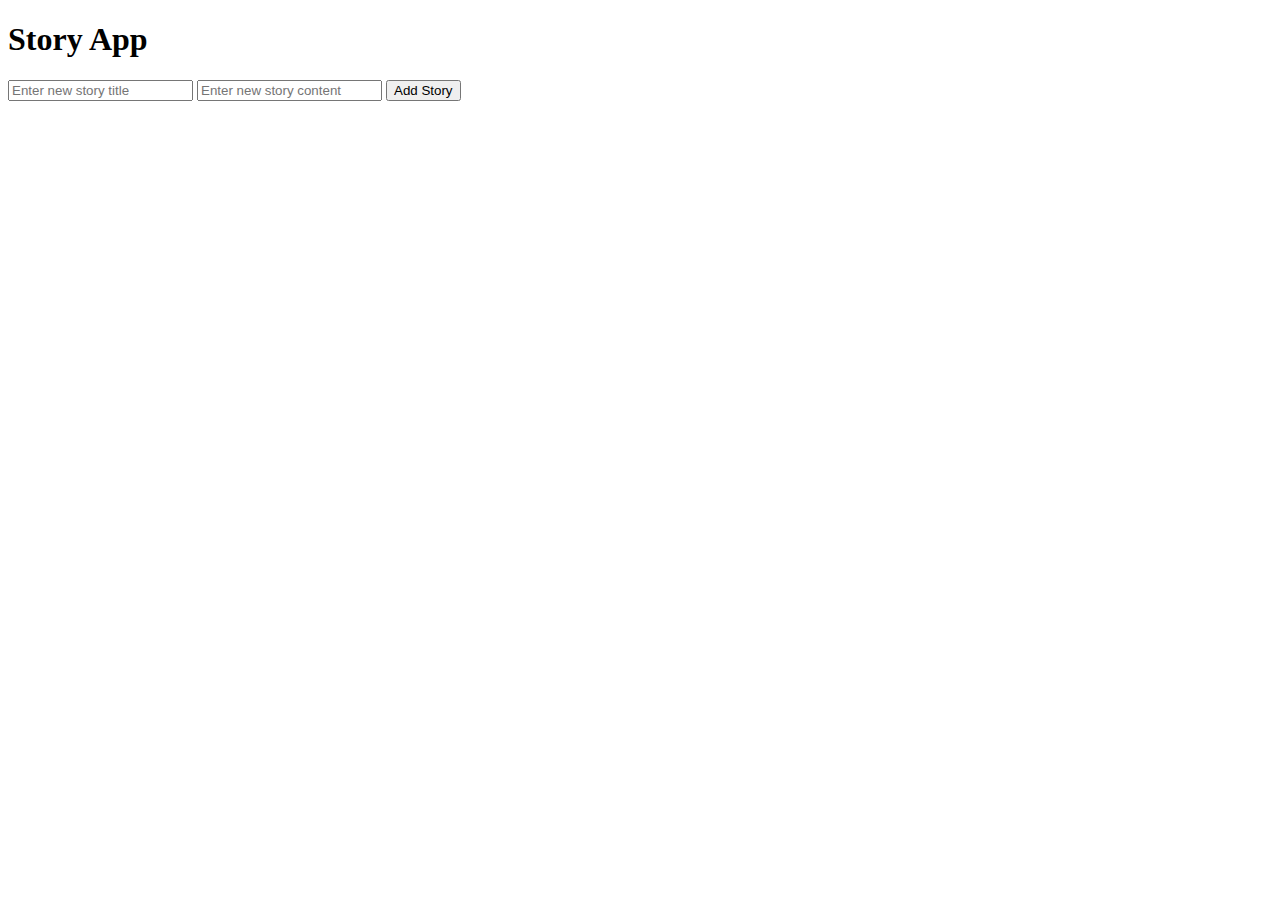
<file: Lab Task 2 (Api)/index.html>
<!DOCTYPE html>
<html lang="en">
<head>
<meta charset="UTF-8">
<meta name="viewport" content="width=device-width, initial-scale=1.0">
<title>Story App</title>
<script src="https://code.jquery.com/jquery-3.6.0.min.js"></script>
</head>
<body>

<h1>Story App</h1>

<div id="storyList">
   
</div>

<form id="addStoryForm">
    <input type="text" id="storyInput" placeholder="Enter new story title">
    <input type="text" id="storyContent" placeholder="Enter new story content">
    <button type="submit">Add Story</button>
</form>

<script>
$(document).ready(function() {
    
    function fetchStories() {
        $.ajax({
            url: 'https://usmanlive.com/wp-json/api/stories',
            method: 'GET',
            success: function(response) {
                $('#storyList').empty(); 
                response.forEach(function(story) {
                    $('#storyList').append(`<div class="story" data-id="${story.id}">
                        <h3>${story.title}</h3>
                        <p>${story.content}</p>
                        <button class="deleteBtn">Delete</button>
                    </div>`);
                });
            }
        });
    }

  
    fetchStories();

  
    $('#addStoryForm').submit(function(event) {
        event.preventDefault();
        var storyTitle = $('#storyInput').val();
        var storyContent = $('#storyContent').val();
        $.ajax({
            url: 'https://usmanlive.com/wp-json/api/stories',
            method: 'POST',
            contentType: 'application/json',
            data: JSON.stringify({
                title: storyTitle,
                content: storyContent
            }),
            success: function(response) {
                fetchStories(); 
                $('#storyInput').val(''); 
                $('#storyContent').val('');
            }
        });
    });

    
    $('#storyList').on('click', '.deleteBtn', function() {
        var storyId = $(this).parent().data('id');
        $.ajax({
            url: `https://usmanlive.com/wp-json/api/stories/${storyId}`,
            method: 'DELETE',
            success: function(response) {
                fetchStories(); 
            }
        });
    });
});
</script>

</body>
</html>
</file>
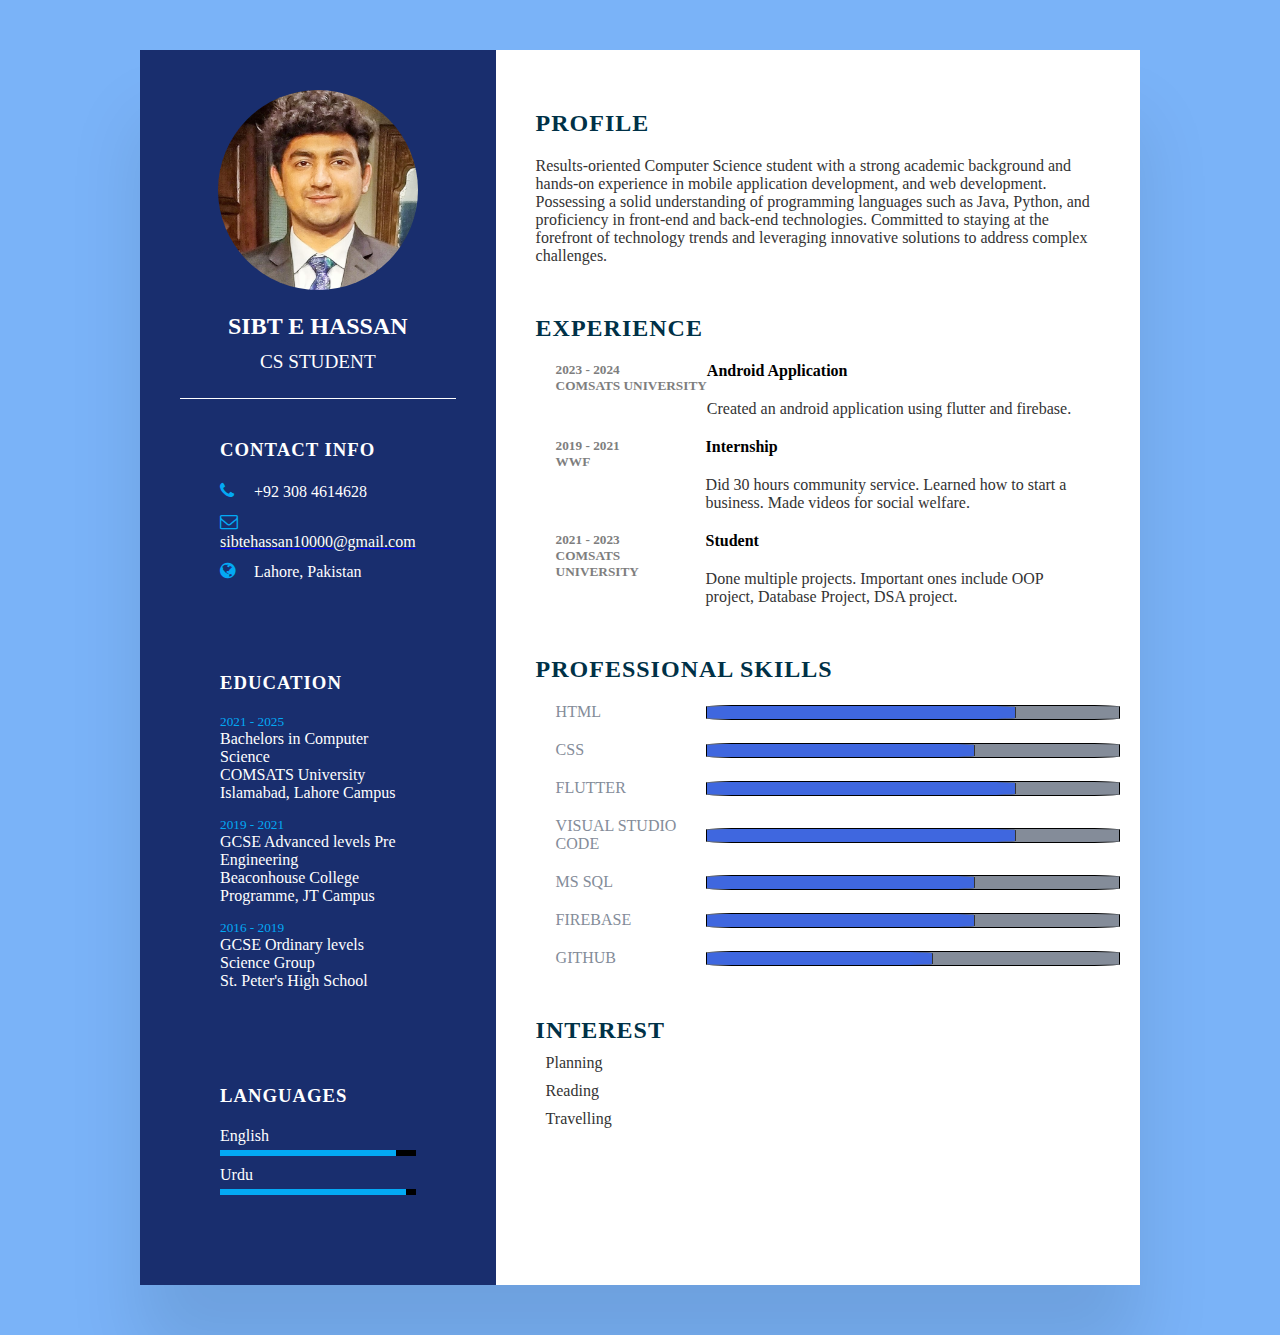
<file: CV/Cv.html>
<!DOCTYPE html>
<html>
    <head>
        <meta name="viewport" content="width=device-width, initial-scale-1.0">
        <title>Sibt E  Hassan CV</title>
        <link rel="stylesheet" href="https://cdnjs.cloudflare.com/ajax/libs/font-awesome/4.7.0/css/font-awesome.css" integrity="sha512-5A8nwdMOWrSz20fDsjczgUidUBR8liPYU+WymTZP1lmY9G6Oc7HlZv156XqnsgNUzTyMefFTcsFH/tnJE/+xBg==" crossorigin="anonymous" referrerpolicy="no-referrer" />
        <link rel="stylesheet" type="text/css" href="style.css">
    </head>
        <body>
            <div class = "container">
            <div class = "left_Side">
                <div class = "profileText">
                    <div class ="imgBx" style="border: #fff 2px;">
                        <img src = "img.jpg">
                    </div>
                    <h2>Sibt E Hassan<br><span>CS Student</span></h2>
                </div>

                <div class  = "contactInfo"> 
                    <h3 class="title">Contact Info</h3>
                    <ul>
                        <li>
                            <span class = "icon"><i class="fa fa-phone" aria-hidden="true"></i></span>
                            <span class="text">+92 308 4614628</span>
                        </li>
                        <li>
                            <span class = "icon"><i class="fa fa-envelope-o" aria-hidden="true"></i></span>
                            <a href="https://mail.google.com/mail/u/0/#inbox">
                            <span class="text">sibtehassan10000@gmail.com</span>
                        </a>
                        </li>
                        <li>
                            <span class = "icon"><i class="fa fa-globe" aria-hidden="true"></i></span>
                            <span class="text">Lahore, Pakistan</span>
                        </li>
                    </ul>
                </div>


                <div class  = "contactInfo education"> 
                    <h3 class="title">Education</h3>
                    <ul>
                        <li>
                            <h5>2021 - 2025</h5>
                            <h4>Bachelors in Computer Science</h4>
                            <h4>COMSATS University Islamabad, Lahore Campus</h4>
                        </li>
                        <li>
                            <h5>2019 - 2021</h5>
                            <h4>GCSE Advanced levels Pre Engineering</h4>
                            <h4>Beaconhouse College Programme, JT Campus</h4>
                        </li>
                        <li>
                            <h5>2016 - 2019</h5>
                            <h4>GCSE Ordinary levels Science Group</h4>
                            <h4>St. Peter's High School</h4>
                        </li>
                        
                    </ul>
                </div>

                <div class  = "contactInfo language"> 
                    <h3 class="title">Languages</h3>
                    <ul>
                        <li>
                            <span class = "text">English</span>
                            <span class = "percent">
                                <div style ="width : 90%;" ></div>
                            </span>
                        </li>
                        <li>
                            <span class = "text">Urdu</span>
                            <span class = "percent">
                                <div style = "width: 95%;"></div>
                            </span>
                        </li>
                        
                    </ul>
                </div>



            </div>
            <div class = "right_Side">
                <div class = "about">
                 <h2 class = "title2">Profile</h2>
                 <p> Results-oriented Computer Science student with a strong academic background and hands-on experience in mobile application development, and web development. Possessing a solid understanding of programming languages such as Java, Python, and proficiency in front-end and back-end technologies. Committed to staying at the forefront of technology trends and leveraging innovative solutions to address complex challenges. </p>   
                </div>
                <div class = "about">
                    <h2 class = "title2">Experience</h2>
                    <div class = "box">
                        <div class = "year_company">
                            <h5>2023 - 2024</h5>
                            <h5>COMSATS University</h5>
                        </div>
                        <div class = "text">
                          <h4>  Android Application </h4>
                          <p>   Created an android application using flutter and firebase. </p>
                        </div>
                    </div>

                    <div class = "box">
                        <div class = "year_company">
                            <h5>2019 - 2021</h5>
                            <h5>WWF</h5>
                        </div>
                        <div class = "text">
                          <h4>  Internship </h4>
                          <p>  Did 30 hours community service. Learned how to start a business. Made videos for social welfare. </p>
                        </div>
                    </div>

                    <div class = "box">
                        <div class = "year_company">
                            <h5>2021 - 2023</h5>
                            <h5>COMSATS University</h5>
                        </div>
                        <div class = "text">
                          <h4>   Student</h4>
                          <p>    Done multiple projects. Important ones include OOP project, Database Project, DSA project. </p>
                        </div>
                    </div>

                </div>

                <div class="about skills">
                    <h2 class = "title2">Professional Skills</h2>
                    <div class = "box">
                        <h4>Html</h4>
                        <div class = "percent">
                            <div style = "width: 75%" ></div>
                        </div>
                    </div>
                    <div class = "box">
                        <h4>CSS</h4>
                        <div class = "percent">
                            <div style = "width: 65%" ></div>
                        </div>
                    </div>
                    <div class = "box">
                        <h4>Flutter</h4>
                        <div class = "percent">
                            <div style = "width: 75%" ></div> 
                        </div>
                    </div>
                    <div class = "box">
                        <h4>Visual Studio Code</h4>
                        <div class = "percent">
                            <div style = "width: 75%" ></div>
                        </div>
                    </div>
                    <div class = "box">
                        <h4>MS SQL</h4>
                        <div class = "percent">
                            <div style = "width: 65%" ></div>
                        </div>
                    </div>
                    <div class = "box">
                        <h4>Firebase</h4>
                        <div class = "percent">
                            <div style = "width: 65%" ></div>
                        </div>
                    </div>
                    <div class = "box">
                        <h4>GitHub</h4>
                        <div class = "percent">
                            <div style = "width: 55%" ></div>
                        </div>
                    </div>
                </div>

                <div class ="about interest">
                    <h2 class = "title2">Interest</h2>
                    <ul>
                        <li>Planning</li>
                        <li>Reading</li>
                        <li>Travelling</li>
                    </ul>

                </div>

            </div>
            </div>
        </body>
    
</html>
</file>
<file: CV/style.css>
*

{
    margin: 0;
    padding: 0;
    box-sizing: border-box;
    font-family: 'Times New Roman', Times, serif;
}

body{
    background: rgb(122, 179, 248);
    display: flex;
    justify-content: center;
    align-items: center;
    min-height: 100vh ;
}

.container{
    position: relative;
    width: 100%;
    max-width: 1000px;
    min-height: 1000px;
    background: #fff;
    margin: 50px;
    display: grid;
    grid-template-columns: 1fr 2fr;
    box-shadow: 0 70px 70px rgba(0, 0, 0, 0.1);

}

.container .left_Side
{
    position: relative;
    background: #192e6e;
    padding: 40px;

}

.profileText{
    position: relative;
    display: flex;
    flex-direction: column;
    align-items: center;
    padding-bottom: 20px;
    border-bottom: 1px solid rgb(255, 255, 255);
}

.profileText .imgBx {
    position: relative;
    width: 200px;
    height: 200px;
    border-radius: 50%;
    overflow: hidden;
    border: 5px solid #000;
    
}

.profileText .imgBx:hover {

    width: 220px;
    height: 220px;
    transition: width 1s, height 1s;
}

.profileText .imgBx img {
    position: absolute;
    top: 0;
    left: 0;
    width: 100%;
    height: 100%;
    object-fit: cover;
}


.profileText h2{
    color: #fff;
    font-size: 1.5em;
    margin-top: 20px;
    text-transform: uppercase;
    text-align: center;
    font-weight: 600;
    line-height: 1.4em ;
}

.profileText h2 span{
    font-size: 0.8em;
    font-weight: 300;
}

.contactInfo{
    padding: 40px;
}

.title{
color: #fff;
text-transform: uppercase;
font-weight: 600;
letter-spacing: 1px;
margin-bottom: 20px;
border-bottom: #fff  2px;
}

.contactInfo ul{
    position: relative;

}

.contactInfo ul li{
    position: relative;
    list-style: none;
    margin: 10px 0;
    cursor: pointer;
}

.contactInfo ul li :hover{
color: #658eec;
font-size: 16px;
font-weight: 300;

}

.contactInfo ul li .icon{
    display: inline-block;
    width: 30px;
    font-size: 18px;
    color: #03a9f4;
}

.contactInfo ul li span{
    color: #fff;
    font-weight: 300;
}

.contactInfo.education li{
    margin-bottom: 15px;

}

.contactInfo.education h5{
color:#03a9f4;
font-weight: 500;
}

.contactInfo.education h4{
    color:#fff;
    font-weight: 500;
    }

.contactInfo.language .percent{
    position: relative;
    width: 100%;
    height: 6px;
    background: rgb(0, 0, 0);
    display: block;
    margin-top: 5px ;
}

.contactInfo.language .percent div{
position: relative;
top: 0;
left: 0;
height: 100%;
background: #03a9f4;
}

.container .right_Side
{
    position: relative;
    background: #ffffff;
    padding: 40px;

}

.about{
    margin-bottom: 50px;
    border-bottom: 1px #ddd ;
}

.about p{
    margin-top: 20px;
}

.about:last-child{
    margin-bottom: 0;
}

.title2{
   color: #003147;
    text-transform: uppercase;
    letter-spacing: 1px;
    margin-top: 20px;
}

P{
color:#333;

}

.about .box{
    display: flex;
    flex-direction: row;
    margin: 20px;
}

.about .box .year_company{
    min-width: 150px;
}

.about .box .year_company h5{
    text-transform: uppercase;
    color: #7e7e7e;
    font-weight: 600;
}

.about .box .year_company h4{
    text-transform: uppercase;
    color: #217d21;
    font-size: 16px;
}

.skills .box{
    position: relative;
    width: 100%;
    display: grid;
    grid-template-columns: 150px 1fr;
    justify-content: center;
    align-items: center;
}

.skills .box h4{
text-transform: uppercase;
color: #848c99;
font-weight: 500;
}
.skills .box .percent{
    position: relative;
    width: 100%;
    height: 15px;
    background: #848c99;
    border-radius: 10%;
    border: 1px solid #000000;
    
}

.skills .box .percent div{
   position: absolute;
   border-right: #333 1px solid;
   border-radius: 10%;
   top: 0;
   left: 0;
   height: 100%;
   background: #3f67df;
   animation: progressBarAnimation 3s ease-in-out infinite;

}
@keyframes progressBarAnimation {
    0% {
      width: 0;
    }
    100% {
      max-width: width;
    }
  }


.interest ul li{
    list-style: none;
    color: #333;
    font-weight: 500;
    margin: 10px;
}
</file>
